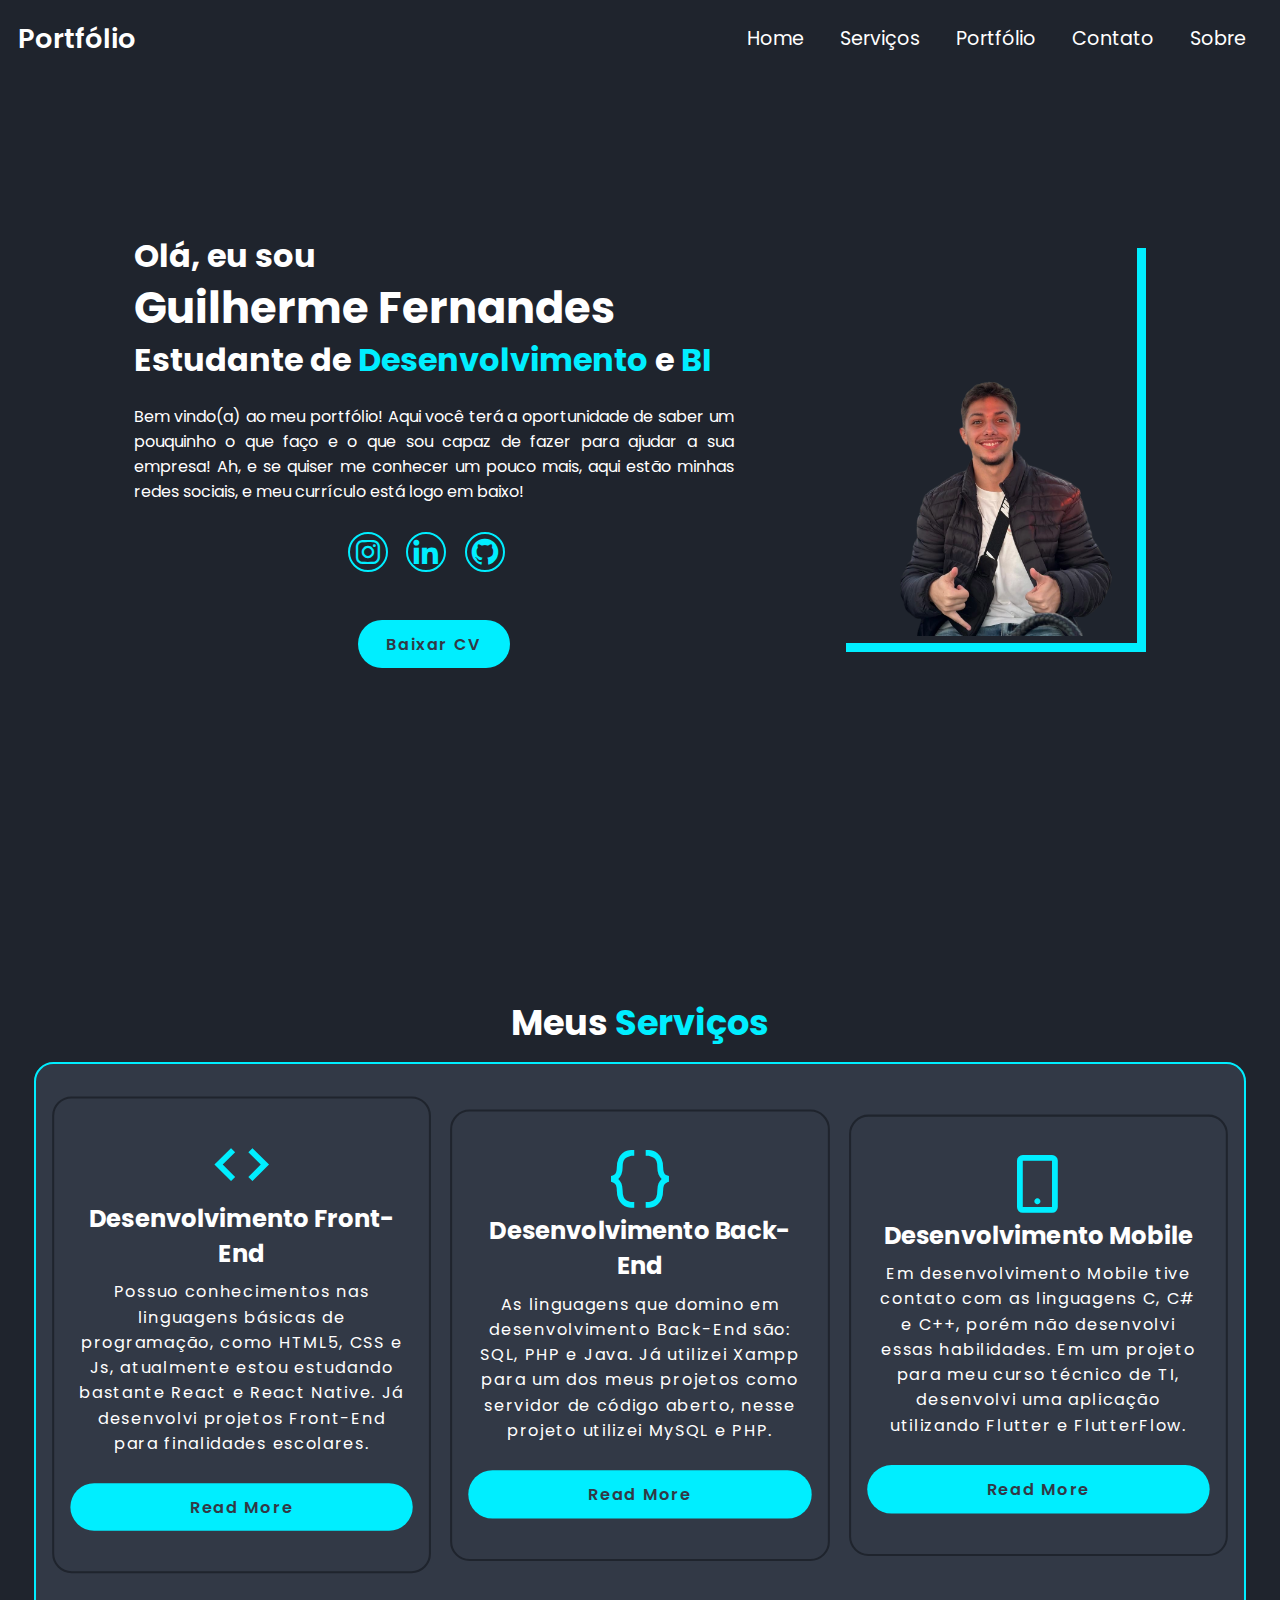
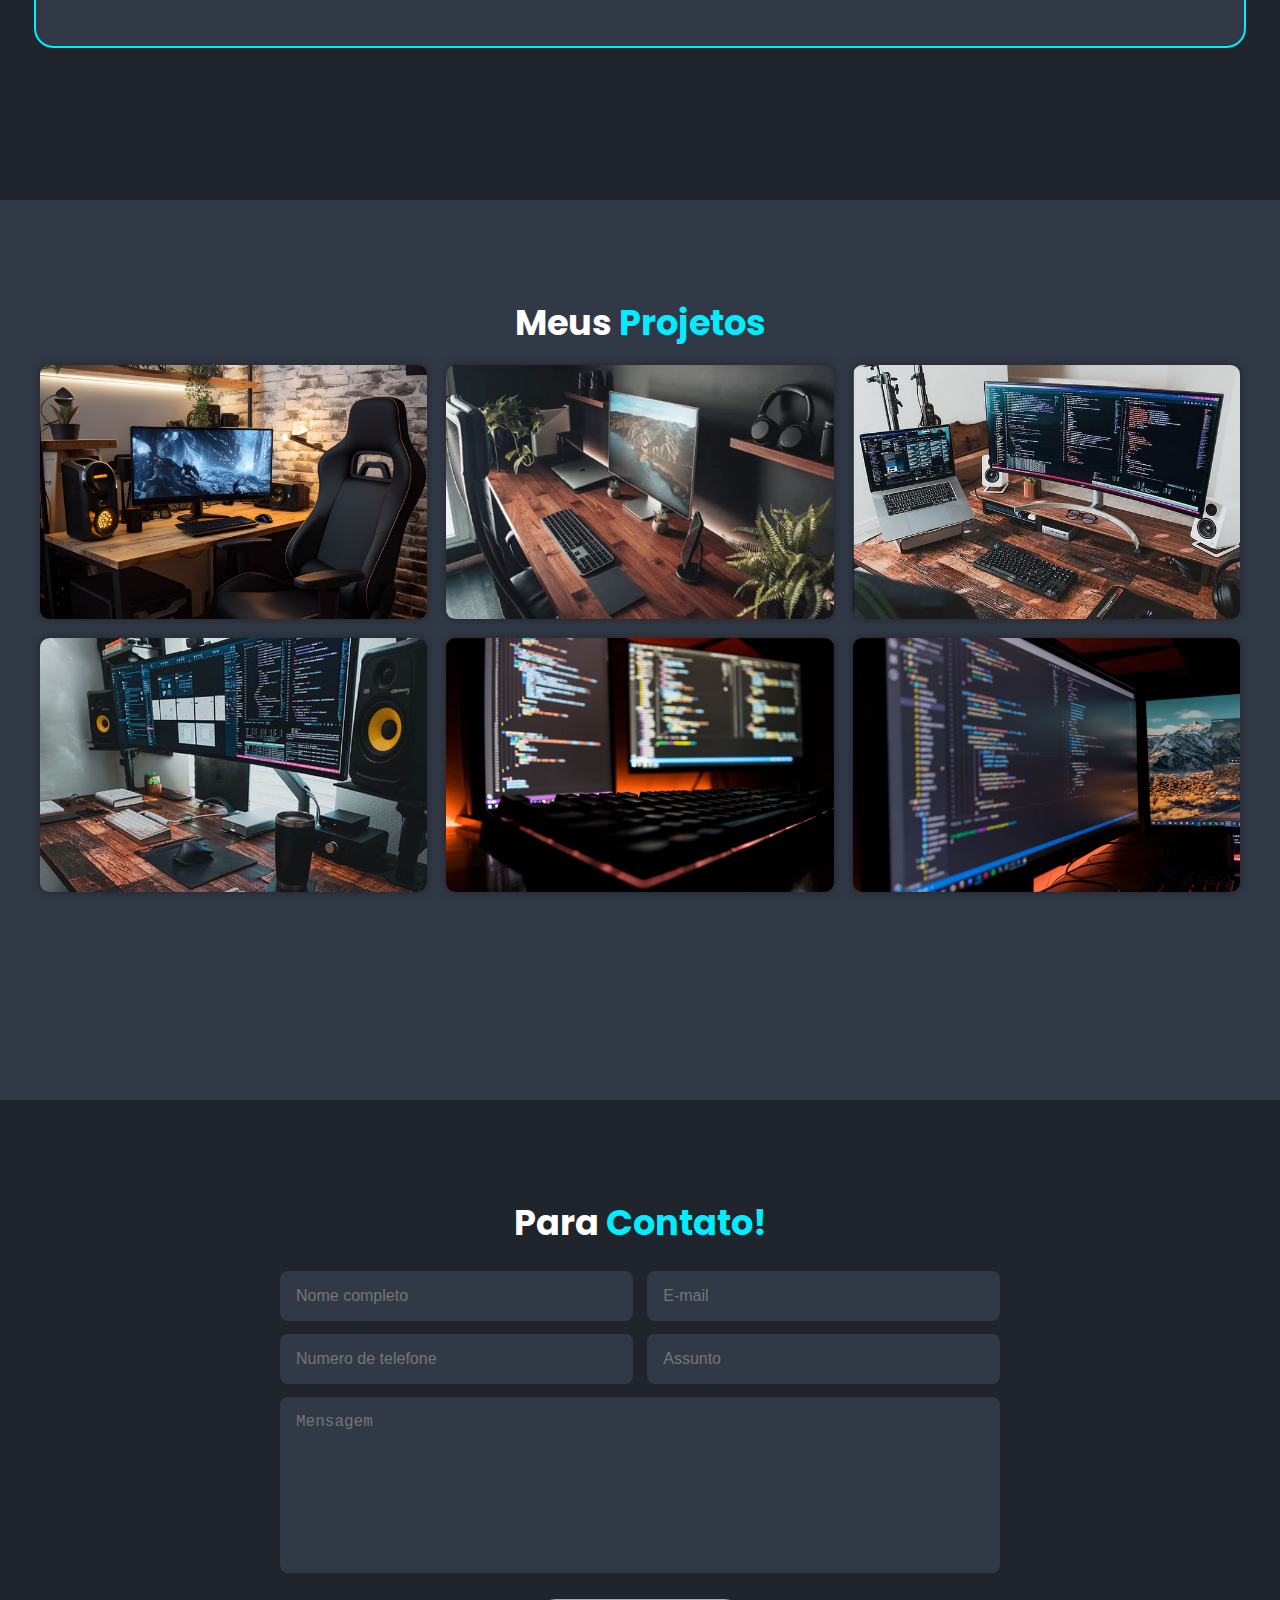
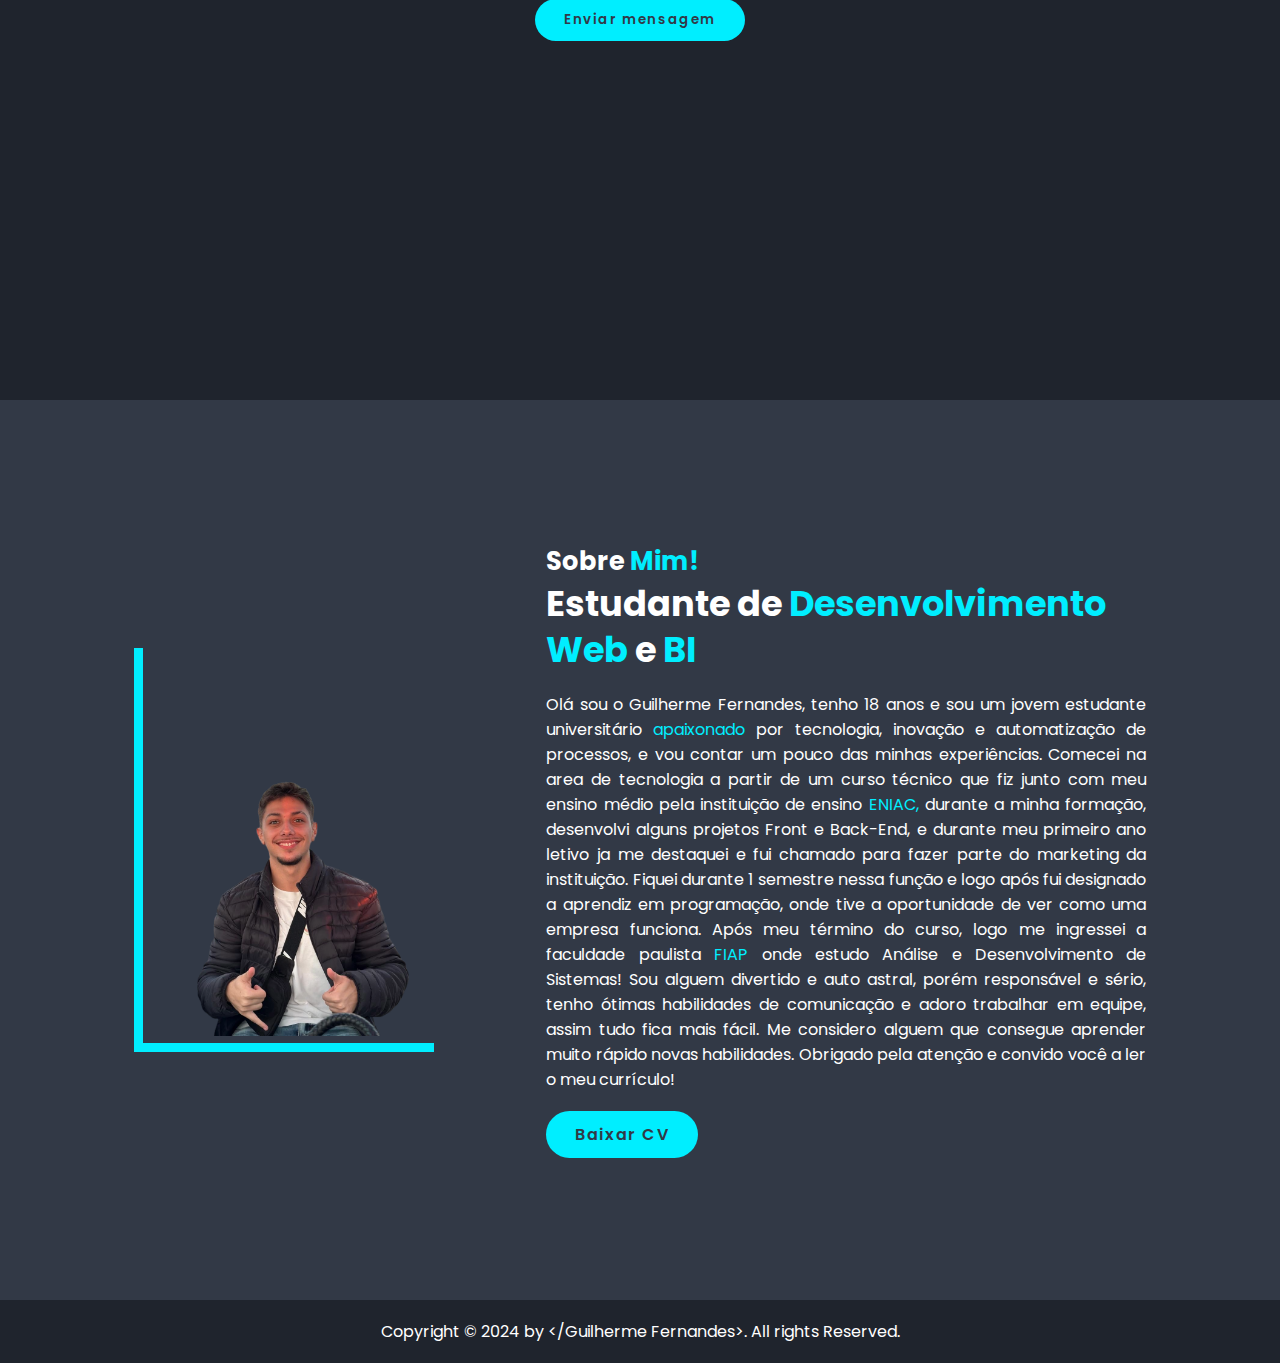
<file: index.html>
<!DOCTYPE html>
<html lang="pt-br">
<head>
    <meta charset="UTF-8">
    <meta name="viewport" content="width=device-width, initial-scale=1.0">
    <title>Portfólio Website</title>
    <link rel="shortcut icon" href="#" type="image/x-icon">
    <!-- box icons -->
    <link href='https://unpkg.com/boxicons@2.1.4/css/boxicons.min.css' rel='stylesheet'>
<!-- css -->
    <link rel="stylesheet" href="css/style.css">
</head>
<body>
    <header>
        <a href="#" class="logo">Portfólio</a>

        <div class="nav">
            <a href="#home">Home</a>
            <a href="#services">Serviços</a>
            <a href="#portfolio">Portfólio</a>
            <a href="#contact">Contato</a>
            <a href="#about">Sobre</a>
        </div>

        <div class="nav-responsive">
            <a href="#home">Home</a>
            <a href="#services">Serviços</a>
            <a href="#portfolio">Portfólio</a>
            <a href="#contact">Contato</a>
            <a href="#about">Sobre</a>
        </div>

        <div class="menu-hamburguer">
            <div class="bar1"></div>
            <div class="bar2"></div>
            <div class="bar3"></div>
        </div>
    </header>

    <!--home section  -->
    <section class="home" id="home">
        <div class="home-content">
            <h3>Olá, eu sou</h3>
            <h1>Guilherme Fernandes</h1>
            <h3>Estudante de <span>Desenvolvimento</span> e <span>BI</span></h3>

            <p>
                Bem vindo(a) ao meu portfólio! Aqui você terá a oportunidade de saber um pouquinho o que faço e o que sou capaz
                de fazer para ajudar a sua empresa! Ah, e se quiser me conhecer um pouco mais, aqui estão minhas redes sociais, e meu currículo está logo em baixo!
            </p>

            <div class="social-media">
                <a href="https://www.instagram.com/guifezin/"><i class='bx bxl-instagram'></i></a>
                <a href="https://www.linkedin.com/in/guilherme-fernandesgn/"><i class='bx bxl-linkedin'></i></a>
                <a href="https://github.com/guifeh?tab=repositories"><i class='bx bxl-github'></i></a>
            </div>

            <div>
                <a href="Currículo Guilherme Principal (4).pdf" download="Currículo Guilherme Principal (4).pdf" class="btn"> Baixar CV </a>
            </div>
        </div>

        <div class="home-img">
            <img src="img/WhatsApp Image 2024-09-11 at 11.20.23.png" alt="Profile picture">
        </div>
    </section>
    <!--/home section  -->

    <!-- service section -->
    <section class="services" id="services">
        <h2>Meus <span> Serviços </span></h2>

        <div class="services-container">
            <div class="services-box">
                <i class='bx bx-code'></i>
                <h3>Desenvolvimento Front-End</h3>

                <p>
                    Possuo conhecimentos nas linguagens básicas de programação, como HTML5, CSS e Js, atualmente estou estudando bastante React e React Native. 
                    Já desenvolvi projetos Front-End para finalidades escolares.
                </p>
                
                <a href="#" class="btn">Read More</a>
            </div>

            <div class="services-box">
                <i class='bx bx-code-curly' ></i>
                <h3>Desenvolvimento Back-End</h3>

                <p>
                    As linguagens que domino em desenvolvimento Back-End são: SQL, PHP e Java. Já utilizei Xampp para um dos meus projetos como servidor de código aberto, nesse projeto utilizei MySQL e PHP.
                </p>
                
                <a href="#" class="btn">Read More</a>
            </div>

            <div class="services-box">
                <i class='bx bx-mobile-alt'></i>
                <h3>Desenvolvimento Mobile</h3>

                <p>
                    Em desenvolvimento Mobile tive contato com as linguagens C, C# e C++, porém não desenvolvi essas habilidades. Em um projeto para meu curso técnico de TI, desenvolvi uma
                    aplicação utilizando Flutter e FlutterFlow.
                </p>
                
                <a href="#" class="btn">Read More</a>
            </div>

        </div>
    </section>
    <!-- /service section -->

    <!-- portfolio section -->
    <section class="portfolio" id="portfolio">
        <h2>Meus <span>Projetos</span></h2>

        <div class="portfolio-container">
            <div class="portfolio-box">
                <img src="img/01.jpg" alt="Portfolio 1">

                <div class="portfolio-layer">
                    <h4>SIte para uma ONG</h4>

                    <p>
                        Meu primeiro projeto e meu primeiro contato com a programação. Um site de cadastro de usuários e cursos para uma ONG
                    </p>

                    <a href="https://github.com/guifeh/projetoPraticas"><i class='bx bx-link-external'></i></a>
                </div>
            </div>

            <div class="portfolio-box">
                <img src="img/02.jpg" alt="Portfolio 2">

                <div class="portfolio-layer">
                    <h4>Pag de Login e Cadastro</h4>

                    <p>
                        Página de login e cadastro utilizando BootStrap 
                    </p>

                    <a href="https://github.com/guifeh/pgLogin-cadastro.git"><i class='bx bx-link-external'></i></a>
                </div>
            </div>

            <div class="portfolio-box">
                <img src="img/03.jpg" alt="Portfolio 3">

                <div class="portfolio-layer">
                    <h4>Hotel de praia</h4>

                    <p>
                        Uma página de apresentação de um hotem com vista a praia em html e Css
                    </p>

                    <a href="https://github.com/guifeh/pg-hotel-de-praia.git"><i class='bx bx-link-external'></i></a>
                </div>
            </div>

            <div class="portfolio-box">
                <img src="img/04.jpg" alt="Portfolio 4">

                <div class="portfolio-layer">
                    <h4>Formulário</h4>

                    <p>
                        Um formulário simples para criação de contas 
                    </p>

                    <a href="https://github.com/guifeh/Forms.git"><i class='bx bx-link-external'></i></a>
                </div>
            </div>

            <div class="portfolio-box">
                <img src="img/05.jpg" alt="Portfolio 5">

                <div class="portfolio-layer">
                    <h4>Página de Praia</h4>

                    <p>
                        Uma página de apresentação de um ponto turístico feito em Html e CSS
                    </p>

                    <a href="https://github.com/guifeh/pgPraia"><i class='bx bx-link-external'></i></a>
                </div>
            </div>

            <div class="portfolio-box">
                <img src="img/06.jpg" alt="Portfolio 6">

                <div class="portfolio-layer">
                    <h4>Página de equipe</h4>

                    <p>
                        Uma página de apresentação de uma equipe feito em Html e Css
                    </p>

                    <a href="https://github.com/guifeh/pgEquipe"><i class='bx bx-link-external'></i></a>
                </div>
            </div>

            
        </div>
    </section>
    <!-- /portfolio section -->

    <!--contact section -->
    <section class="contact" id="contact">
        <h2>Para <span> Contato!</span></h2>

        <form action="https://formsubmit.co/673dfa9e367046c91e6ab6b67d5a8297" method="post">
            <div class="input-box">
                <label for="nome"></label>
                <input type="text" name="nome" id="nome" placeholder="Nome completo" required>
                <label for="email"></label>
                <input type="email" name="email" id="email" placeholder="E-mail" required>
            </div>

            <div class="input-box">
                <label for="numero"></label>
                <input type="number" name="numero" id="numero" placeholder="Numero de telefone" required>
                <label for="assunto"></label>
                <input type="text" name="assunto" id="assunto" placeholder="Assunto" required>
            </div>
            
            <div class="input-box">
            <label for="mensagem"></label>
            <textarea cols="30" rows="8" name="mensagem" id="mensagem" placeholder="Mensagem" required></textarea>
            </div>
            <input type="hidden" name="_next" value="http://127.0.0.1:5500/thanks.html">
                <button type="submit" class="btn">Enviar mensagem</button>
                <!-- <a href="#" class="btn" type="submit"> Enviar mensagem</a> -->
        </form>
    </section>
    <!--/contact section -->

    <!-- about section -->
    <section class="about" id="about">
        <div class="about-img">
            <img src="img/WhatsApp Image 2024-09-11 at 11.20.23.png" alt="About me">
        </div>

        <div class="about-content">
            <h3>Sobre <span> Mim!</span></h3>
            <h1>Estudante de <span> Desenvolvimento Web</span> e <span> BI </span></h1>

            <p>
                Olá sou o Guilherme Fernandes, tenho 18 anos e sou um jovem estudante universitário <span>apaixonado</span> por tecnologia, inovação e automatização de processos, 
                e vou contar um pouco das minhas experiências. Comecei na area de tecnologia a partir de um curso técnico que fiz junto com meu ensino médio pela instituição de ensino <span>ENIAC,</span>
                durante a minha formação, desenvolvi alguns projetos Front e Back-End, e durante meu primeiro ano letivo ja me destaquei e fui chamado para fazer parte do marketing da instituição.
                Fiquei durante 1 semestre nessa função e logo após fui designado a aprendiz em programação, onde tive a oportunidade de ver como uma empresa funciona. Após meu término do curso, logo me ingressei
                a faculdade paulista <span>FIAP</span> onde estudo Análise e Desenvolvimento de Sistemas! Sou alguem divertido e auto astral, porém responsável e sério, tenho ótimas habilidades de comunicação e 
                adoro trabalhar em equipe, assim tudo fica mais fácil. Me considero alguem que consegue aprender muito rápido novas habilidades. Obrigado pela atenção e convido você a ler o meu currículo!
            </p>

            <a href="Currículo Guilherme Principal (4).pdf" download="Currículo Guilherme Principal (4).pdf" class="btn"> Baixar CV </a>
        </div>
    </section>
    <!-- /about section -->
    
    <footer>
        <p> Copyright &copy; 2024 by &lt;/Guilherme Fernandes&gt;. All rights Reserved.</p>
    </footer>

</body>
<script src="js/script.js"></script>
</html>
</file>
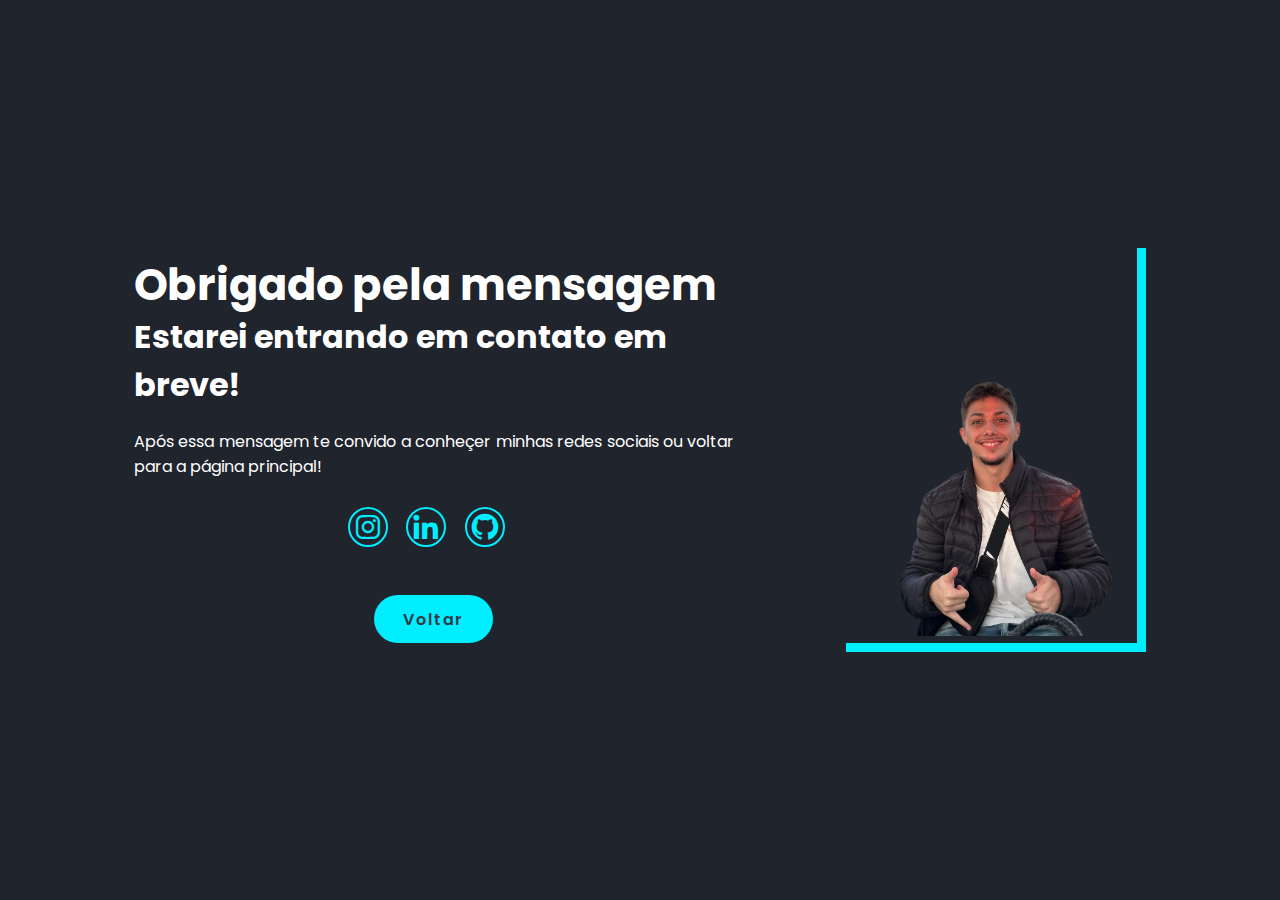
<file: thanks.html>
<!DOCTYPE html>
<html lang="pt-br">
<head>
    <meta charset="UTF-8">
    <meta name="viewport" content="width=device-width, initial-scale=1.0">
    <title>Obrigado!</title>
    <link rel="shortcut icon" href="#" type="image/x-icon">
    <!-- box icons -->
    <link href='https://unpkg.com/boxicons@2.1.4/css/boxicons.min.css' rel='stylesheet'>
<!-- css -->
    <link rel="stylesheet" href="css/style.css">
</head>
<body>
    <!--home section  -->
    <section class="home" id="home">
        <div class="home-content">
            <h1>Obrigado pela mensagem</h1>
            <h3>Estarei entrando em contato em breve!</h3>
            <p>
                Após essa mensagem te convido a conheçer minhas redes sociais ou voltar para a página principal!
            </p>
            <div class="social-media">
                <a href="https://www.instagram.com/guifezin/"><i class='bx bxl-instagram'></i></a>
                <a href="https://www.linkedin.com/in/guilherme-fernandesgn/"><i class='bx bxl-linkedin'></i></a>
                <a href="https://github.com/guifeh?tab=repositories"><i class='bx bxl-github'></i></a>
            </div>

            <div>
                <a href="index.html" class="btn"> Voltar </a>
            </div>
        </div>

        <div class="home-img">
            <img src="img/WhatsApp Image 2024-09-11 at 11.20.23.png" alt="Profile picture">
        </div>
    </section>
</file>
<file: css/style.css>
/* importar a fonte poppins */

@import url('https://fonts.googleapis.com/css2?family=Poppins:ital,wght@0,100;0,200;0,300;0,400;0,500;0,600;0,700;0,800;0,900;1,100;1,200;1,300;1,400;1,500;1,600;1,700;1,800;1,900&display=swap');

:root{
    --main-color: #00eeff;
    --text-color: #ffffff;
    --bg-color-01: #1f242d;
    --bg-color-02: #323946;
    --color-00: #0000001a;
    /* extra */
    --color-01: #999999;
    --color-02: #009539;
    --color-03: #7950f2;
    --color-04: #c00000;
    --color-05: #232323;
}

*{
    margin: 0;
    padding: 0;
    box-sizing: border-box;
    text-decoration: none;
    border: none;
    outline: none;
    scroll-behavior: smooth;
}


html{
    font-family: 'Poppins', sans-serif;
    font-size: 16px;

}

body{
    background-color: var(--bg-color-01);
    color: var(--text-color);
}

header{
    position: fixed;
    top: 0;
    left: 0;
    width: 100%;
    padding: 1.1rem;
    background-color: var(--bg-color-01);
    display: flex;
    justify-content: space-between;
    align-items: center;
    z-index: 100;
    /* border: solid 1px var(--color-02); teste de cor */

}

.logo{
    font-size: 1.7rem;
    color: var(--text-color);
    font-weight: 600;
    cursor: default;
}

.nav-responsive{
    display: none;
    position: absolute;
    top: 100%;
    left: 0;
    width: 100%;
    padding: 1rem;
    background-color: var(--bg-color-01);
}

.nav a, .nav-responsive a{
    font-size: 1.2rem;
    color: var(--text-color);
    padding: 0.5rem 1rem;
    transition: 0.4s;

    /* border: solid 1px var(--color-02); teste de cor */
}

.nav a:hover, .nav-responsive a:hover{
    color: var(--main-color)
}

section{
    min-height: 100vh;
    padding: 6rem 6rem 2rem;
    /* border: solid 1px var(--color-02); teste de cor */

}

span{
    color: var(--main-color)
}

.home, .about{
    display: flex;
    flex-direction: row;
    justify-content: space-evenly;
    align-items: center;
}

.home-img{
    border-right: solid 0.6rem var(--main-color);
    border-bottom: solid 0.6rem var(--main-color);
}

.about-img{
    border-left: solid 0.6rem var(--main-color);
    border-bottom: solid 0.6rem var(--main-color);
}

.home-img img, .about-img img{
    width: 100%;
}

.about{
    background-color: var(--bg-color-02)
}

.home-content, .about-content{
    width: 45%;
}

.home-content h3, .about-content h3{
    font-weight: 700;
    font-size: 1.6rem;
}

.home-content h1, .about-content h1{
    font-weight: 700;
    /* font-size: 2.7rem; teste */
    line-height: 1.3;
}

.home-content p, .about-content p {
    margin-top: 1.2rem;
    text-align: justify;
}

.services h2,
.portfolio h2,
.contact h2{
    font-size: 2.2rem;
    margin-bottom: 1rem;
    text-align: center;
}

.services-container{
    display: flex;
    flex-direction: column;
    justify-content: space-evenly;
}

.services-container, .services-box{
    padding: 2rem 1rem 2.5rem;
    border-radius: 1.2rem;
    text-align: center;
    border: solid 0.15rem var(--bg-color-01);
    background-color: var(--bg-color-02);
    transition: 0.5s ease;
}

.services-box{
    display: flex;
    flex-direction: column;
    justify-content: space-between;
    min-height: 25rem;
    margin-bottom: 1rem;
}

.services-container, .services-box:hover{
    border-color: var(--main-color);
    transform: scale(1.01);
}

.services-box i{
    font-size: 4.3rem;
    color: var(--main-color);
}

.services-box h3{
    font-size: 1.5rem;
}

.services-box p{
    margin: 0.5rem;
    letter-spacing: 0.1rem;
    /* N lines */
    display: -webkit-box;
    -webkit-line-clamp: 7;
    -webkit-box-orient: vertical;
    overflow: hidden;
    text-overflow: ellipsis;
}


.btn{
    display: inline-block;
    padding: 0.7rem 1.8rem;
    background-color: var(--main-color);
    border-radius: 2rem;
    color: var(--bg-color-02);
    font-weight: 600;
    letter-spacing: 0.1rem;
    letter-spacing: 0.1rem;
    transition: 0.3s ease;
    margin-top: 1.2rem;
    font-family: 'Poppins', sans-serif;
}

.btn:hover{
    box-shadow: 0 0 0.3rem var(--main-color);
    background-color: inherit;
    color: var(--main-color);
    cursor: pointer;
}


.portfolio{
    background-color: var(--bg-color-02);
}

.portfolio-container{
    display: grid;
    gap: 1.2rem;
}

.portfolio-box{
    position: relative;
    border-radius: 0.6rem;
    box-shadow: 0 0 0.6rem var(--bg-color-01);
    overflow: hidden;
    display: flex;
}

.portfolio-box img{
    width: 100%;
    transition: 0.5s ease;
}

.portfolio-box img:hover{
    transform: scale(1.1);
}

.portfolio-box .portfolio-layer{
    position: absolute;
    bottom: 0;
    left: 0;
    width: 100%;
    height: 100%;
    background: linear-gradient(transparent, var(--main-color));
    display: flex;
    justify-content: center;
    align-items: center;
    flex-direction: column;
    text-align: center;
    padding: 0 4rem;
    transform: translateY(30rem);
    transition: 0.5s ease;
}

.portfolio-box:hover .portfolio-layer{
    transform: translateY(0);
}

.portfolio-layer h4{
    font-size: 1.8rem;
}

.portfolio-layer p{
    margin: 0.2rem 0 0.5rem;
}

.portfolio-layer a{
    display: inline-flex;
    justify-content: center;
    align-items: center;
    width: 3rem;
    height: 3rem;
    background: var(--text-color);
    border-radius: 50%;
}

.portfolio-layer a i{
    font-size: 1.2rem;
    color: var(--bg-color-02);
}

form{
    max-width: 45rem;
    margin: 0.6rem auto;
    text-align: center;
    margin-bottom: 2rem;
}

form .input-box{
    display: flex;
    justify-content: space-between;
    flex-wrap: wrap;
}

form .input-box input, 
form textarea{
    width: 100%;
    padding: 1rem;
    font-size: 1rem;
    color: var(--text-color);
    background-color: var(--bg-color-02);
    border-radius: 0.5rem;
    margin: 0.4rem 0;
}

label{
    display: none;
}

form textarea{
    resize: none;
}

footer{
    display: flex;
    flex-direction: row;
    justify-content: center;
    align-items: center;
    padding: 1.2rem;
    background-color: var(--bg-color-01);
}

.social-media img{
    width: 3.5rem;
}

.social-media a {
    display: inline-flex;
    justify-content: center;
    align-items: center;
    width: 2.5rem;
    height: 2.5rem;
    background: transparent;
    border: solid 0.15rem var(--main-color);
    border-radius: 50%;
    font-size: 2rem;
    color: var(--main-color);
    margin: 1.8rem 0.9rem 1.8rem 0;
    transition: 0.5s ease;
}

.social-media a:hover {
    background-color: var(--main-color);
    color: var(--bg-color-02);
    box-shadow: 0 0 0.3rem;
}

.menu-hamburguer{
    display: none;
    cursor: pointer;
}

.bar1, .bar2, .bar3{
    width: 2rem;
    height: 0.3rem;
    background-color: var(--text-color);
    margin: 0.4rem 0;
    transition: 0.3s ease;
}

.change .bar1{
    transform: translate(0, 0.65rem) rotate(-45deg);
}


.change .bar2{
    opacity: 0;
}

.change .bar3{
    transform: translate(0, -0.65rem) rotate(45deg);
}

/* media queries  */
/* celular */
@media (min-width: 0px) {
        .menu-hamburguer{
            display: block;
        }

        .nav{
            display: none;
        }

        .nav-responsive a{
            display: block;
            font-size: 1.2rem;
            margin: 0.5rem 0;
        }

        section{
            padding: 6rem 2.5rem;
        }

        .home, .about{
            flex-direction: column;
            gap: 1.2rem;
        }

        .home-img, .about-img{
            width: 80%;
            max-width: 80%;
        }

        .home-content, .about-content{
            width: 100%;
        }

        .home-content div{
            text-align: center;
        }

        .home-content h1, .about-content h1{
            font-size: 2.2rem;
            font-weight: 700;
            line-height: 1.3;
        }

        .services-container{
            flex-direction: column;
            align-items: center;
        }

        .services-box{
            width: 100%;
        }

    
}

/* celular deitado */
@media (min-width: 576px){
    .home-img, .about-img{
        width: 65%;
        max-width: 65%;
    }

    .services-box{
        width: 70%;
    }
    

}

/* tablet */
@media (min-width: 768px){
    .menu-hamburguer{
        display: none;
    }

    .nav{
        display: block;
    }

    .nav-responsive, .nav-responsive a{
        display: none;
    }

    .home, .about{
        flex-direction: row;
        justify-content: space-evenly;
    }

    .home-img, .about-img{
        max-width: 35%;
    }

    .home-content, .about-content{
        width: 50%;
    }

    .services-container{
        flex-direction: column;
        align-items: center;
    }

    .services-box{
        width: 60%;
        margin-bottom: 2rem;
    }

    .portfolio-container{
        grid-template-columns: auto auto;
    }

    form .input-box input{
        width: 49%;
    }
    

}

/*  */
@media (min-width: 992px){
    /* .home-img, .about-img{
        max-width: 35%;
    } */

    .services-container{
        flex-direction: row;
        gap: 1.2rem;
    }
    

}
/*  */
@media (min-width: 1200px){
    .home-img, .about-img{
        max-width: 25%;
    }
    
    .home-content h1{
        font-size: 2.7rem;
    }

    .home-content h3{
        font-size: 2rem;
    }

    .portfolio-container{
        grid-template-columns: auto auto auto;
    }

}
/* /media queries */
</file>
